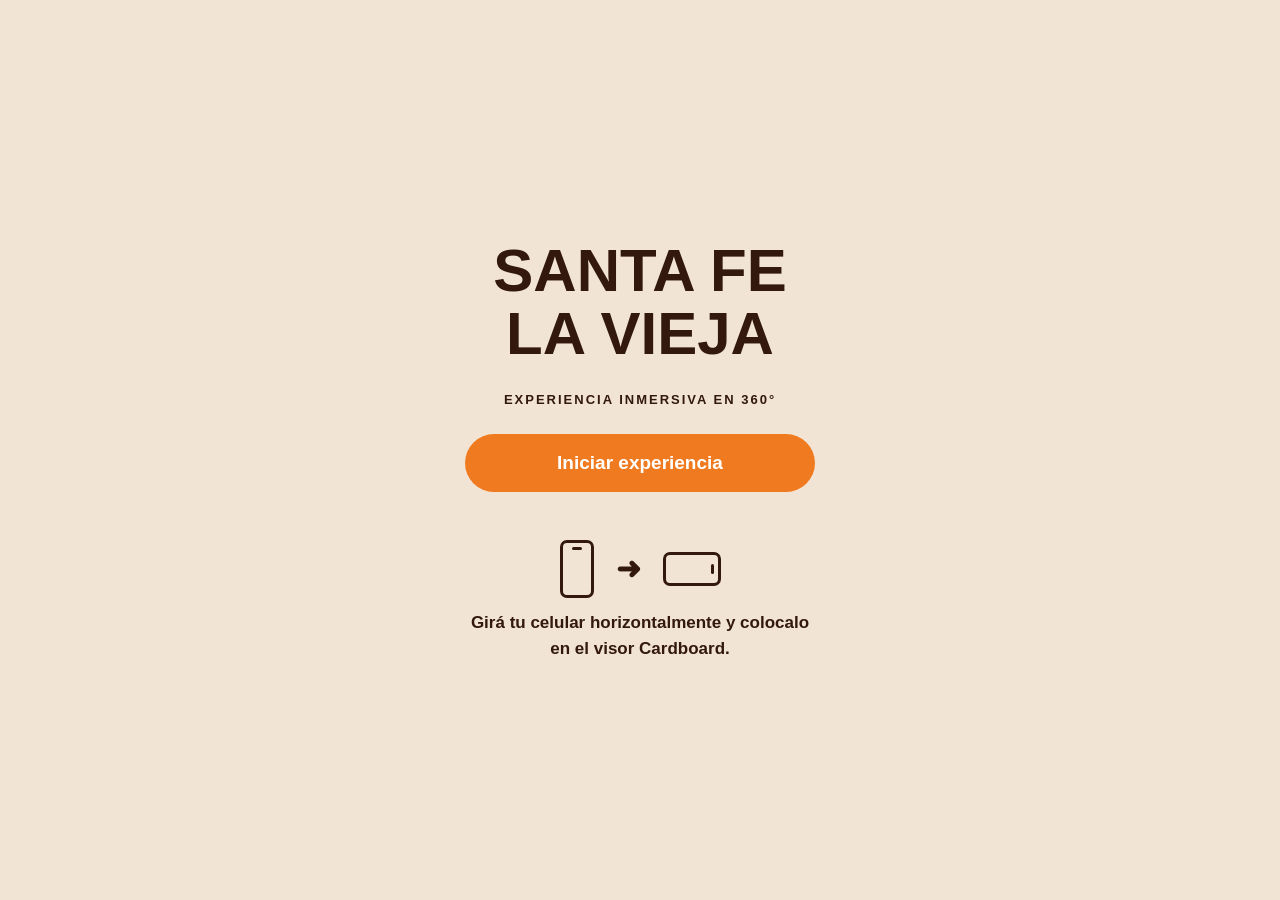
<file: index.html>
<!DOCTYPE html>
<html lang="es">
<head>
  <meta charset="UTF-8">
  <meta name="viewport" content="width=device-width, initial-scale=1.0">
  <title>Santa Fe la Vieja 360°</title>
  <meta http-equiv="refresh" content="0; url=app-files/">
</head>
<body>
  <p>Abriendo Santa Fe la Vieja 360°...</p>
  <a href="app-files/">Entrar al recorrido</a>
</body>
</html>
</file>
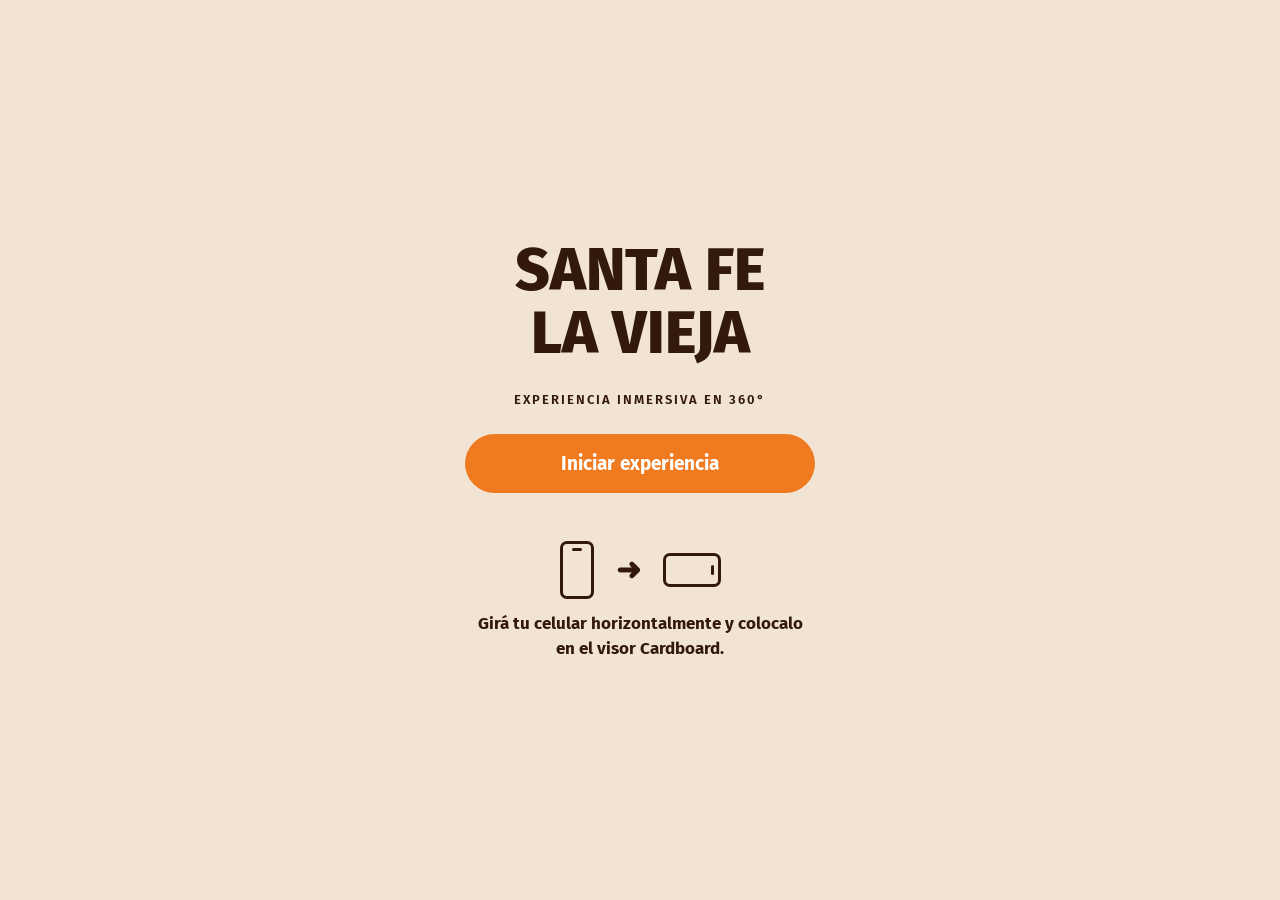
<file: app-files/index.html>
<!DOCTYPE html>
<html>
<head>
  
<meta name="apple-mobile-web-app-capable" content="yes">
<meta name="apple-mobile-web-app-status-bar-style" content="black">
<meta name="viewport" content="width=device-width, initial-scale=1, viewport-fit=cover">
<meta name="mobile-web-app-capable" content="yes">

<title>Project Title</title>
<meta charset="utf-8">
<meta name="viewport" content="target-densitydpi=device-dpi, width=device-width, initial-scale=1.0, maximum-scale=1.0, minimum-scale=1.0, user-scalable=no, minimal-ui" />
<style> @-ms-viewport { width: device-width; } </style>
<link rel="stylesheet" href="vendor/reset.min.css">
<link rel="stylesheet" href="style.css">
  <link rel="preconnect" href="https://fonts.googleapis.com">
<link rel="preconnect" href="https://fonts.gstatic.com" crossorigin>
<link href="https://fonts.googleapis.com/css2?family=Fira+Sans:wght@400;600;700;800&display=swap" rel="stylesheet">
</head>
<body class="single-scene ">


<div id="pano"></div>
<div id="panoDerecho"></div>

<!-- PANTALLA DE BIENVENIDA -->
<div id="pantallaInicio">
  <div class="bienvenidaContenido">

    <h1>SANTA FE<br>LA VIEJA</h1>

    <p class="bienvenidaSubtitulo">
      EXPERIENCIA INMERSIVA EN 360°
    </p>

    <button id="cardboardButton" type="button">
      Iniciar experiencia
    </button>

    <div class="bienvenidaInstruccion">
      <div class="iconoRotacion">
  <div class="celular vertical"><span></span></div>
  <div class="flechaGiro">➜</div>
  <div class="celular horizontal"><span></span></div>
</div>
      <p>
        Girá tu celular horizontalmente
        y colocalo en el visor Cardboard.
      </p>
    </div>

  </div>
</div>

<div id="sceneList">
  <ul class="scenes">

    
      <a href="javascript:void(0)" class="scene" data-id="0-ciudad_colonial_marzipano_4096x2048">
        <li class="text">ciudad_colonial_marzipano_4096x2048</li>
      </a>
    
  </ul>
</div>

<div id="titleBar">
  <h1 class="sceneName"></h1>
</div>

<a href="javascript:void(0)" id="autorotateToggle">
  <img class="icon off" src="img/play.png">
  <img class="icon on" src="img/pause.png">
</a>

<a href="javascript:void(0)" id="fullscreenToggle">
  <img class="icon off" src="img/fullscreen.png">
  <img class="icon on" src="img/windowed.png">
</a>

<a href="javascript:void(0)" id="sceneListToggle">
  <img class="icon off" src="img/expand.png">
  <img class="icon on" src="img/collapse.png">
</a>

<a href="javascript:void(0)" id="viewUp" class="viewControlButton viewControlButton-1">
  <img class="icon" src="img/up.png">
</a>
<a href="javascript:void(0)" id="viewDown" class="viewControlButton viewControlButton-2">
  <img class="icon" src="img/down.png">
</a>
<a href="javascript:void(0)" id="viewLeft" class="viewControlButton viewControlButton-3">
  <img class="icon" src="img/left.png">
</a>
<a href="javascript:void(0)" id="viewRight" class="viewControlButton viewControlButton-4">
  <img class="icon" src="img/right.png">
</a>
<a href="javascript:void(0)" id="viewIn" class="viewControlButton viewControlButton-5">
  <img class="icon" src="img/plus.png">
</a>
<a href="javascript:void(0)" id="viewOut" class="viewControlButton viewControlButton-6">
  <img class="icon" src="img/minus.png">
</a>

<script src="vendor/screenfull.min.js" ></script>
<script src="vendor/bowser.min.js" ></script>
<script src="vendor/marzipano.js" ></script>

<script src="data.js"></script>
<script src="index.js"></script>
<script src="cardboard.js"></script>
</body>
</html>
</file>
<file: app-files/style.css>
* {
  -webkit-box-sizing: border-box;
  -moz-box-sizing: border-box;
  box-sizing: border-box;
  -moz-user-select: none;
  -webkit-user-select: none;
  -ms-user-select: none;
  user-select: none;
  -ms-text-size-adjust: none;
  -moz-text-size-adjust: none;
  -webkit-text-size-adjust: none;
  text-size-adjust: none;
  -webkit-user-drag: none;
  -webkit-touch-callout: none;
  -ms-content-zooming: none;
  -webkit-tap-highlight-color: rgba(0,0,0,0);
}

html, body {
  width: 100%;
  height: 100%;
  padding: 0;
  margin: 0;
  overflow: hidden;
  font-family: "Helvetica Neue", Helvetica, Arial, sans-serif;
  font-size: 16px;
  background-color: #000;
  color: #fff;
}

a, a:hover, a:active, a:visited {
  text-decoration: none;
  color: inherit;
}

#pano {
  position: absolute;
  top: 0;
  left: 0;
  width: 100%;
  height: 100%;
  overflow: hidden;
}

#titleBar {
  position: absolute;
  top: 0;
  left: 0;
  right: 40px;
  height: 40px;
  text-align: center;
}

.mobile #titleBar {
  height: 50px;
  right: 50px;
}

/* If there is a fullscreen button the title bar must make space for it */
body.fullscreen-enabled #titleBar {
  right: 80px;
}

body.fullscreen-enabled.mobile #titleBar {
  right: 100px;
}

/* If there are multiple scenes the title bar must make space for the scene list toggle */
body.multiple-scenes #titleBar {
  left: 40px;
}

body.multiple-scenes.mobile #titleBar {
  left: 50px;
}

#titleBar .sceneName {
  width: 100%;
  height: 100%;
  line-height: 30px;
  padding: 5px;
  background-color: rgb(58,68,84);
  background-color: rgba(58,68,84,0.8);
  overflow: hidden;
  text-overflow: ellipsis;
  white-space: nowrap;

  -moz-user-select: text;
  -webkit-user-select: text;
  -ms-user-select: text;
  user-select: text;
}

.mobile #titleBar .sceneName {
  line-height: 40px;
}

#fullscreenToggle {
  display: none;
  position: absolute;
  top: 0;
  right: 0;
  width: 40px;
  height: 40px;
  padding: 5px;
  background-color: rgb(103,115,131);
  background-color: rgba(103,115,131,0.8);
}

.mobile #fullscreenToggle {
  width: 50px;
  height: 50px;
}

body.fullscreen-enabled #fullscreenToggle {
  display: block;
}

#fullscreenToggle .icon {
  position: absolute;
  top: 5px;
  right: 5px;
  width: 30px;
  height: 30px;
}

.mobile #fullscreenToggle .icon {
  top: 10px;
  right: 10px;
}

#fullscreenToggle .icon.on {
  display: none;
}

#fullscreenToggle .icon.off {
  display: block;
}

#fullscreenToggle.enabled .icon.on {
  display: block;
}

#fullscreenToggle.enabled .icon.off {
  display: none;
}

#autorotateToggle {
  display: block;
  position: absolute;
  top: 0;
  right: 0;
  width: 40px;
  height: 40px;
  padding: 5px;
  background-color: rgb(103,115,131);
  background-color: rgba(103,115,131,0.8);
}

.mobile #autorotateToggle {
  width: 50px;
  height: 50px;
}

/* If there is a fullscreen button, autorotate must placed a bit to the left */
body.fullscreen-enabled #autorotateToggle {
  right: 40px;
}

body.fullscreen-enabled.mobile #autorotateToggle {
  right: 50px;
}

#autorotateToggle .icon {
  position: absolute;
  top: 5px;
  right: 5px;
  width: 30px;
  height: 30px;
}

.mobile #autorotateToggle .icon {
  top: 10px;
  right: 10px;
}

#autorotateToggle .icon.on {
  display: none;
}

#autorotateToggle .icon.off {
  display: block;
}

#autorotateToggle.enabled .icon.on {
  display: block;
}

#autorotateToggle.enabled .icon.off {
  display: none;
}

#sceneListToggle {
  position: absolute;
  top: 0;
  left: 0;
  width: 40px;
  height: 40px;
  padding: 5px;
  background-color: rgb(103,115,131);
  background-color: rgba(103,115,131,0.8);
}

.mobile #sceneListToggle {
  width: 50px;
  height: 50px;
}

#sceneListToggle .text {
  position: absolute;
  top: 5px;
  left: 15px;
  width: 100%;
  line-height: 30px;
}

#sceneListToggle .icon {
  position: absolute;
  top: 5px;
  right: 5px;
  width: 30px;
  height: 30px;
}

.mobile #sceneListToggle .icon {
  top: 10px;
  right: 10px;
}

#sceneListToggle .icon.on {
  display: none;
}

#sceneListToggle .icon.off {
  display: block;
}

#sceneListToggle.enabled .icon.on {
  display: block;
}

#sceneListToggle.enabled .icon.off {
  display: none;
}

#sceneList {
  position: absolute;
  top: 0;
  left: -220px;
  padding-top: 40px;
  width: 220px;
  max-height: 100%;
  overflow-x: hidden;
  overflow-y: auto;
  margin-left: 0;
  -webkit-transition: margin-left 0.5s ease-in-out;
  transition: margin-left 0.5s ease-in-out;
}

.mobile #sceneList {
  padding-top: 50px;
}

#sceneList .scenes {
  width: 100%;
  background-color: rgb(58,68,84);
  background-color: rgba(58,68,84,0.8);
}

.mobile #sceneList {
  width: 100%;
  height: 100%;
  left: -100%;
}

.mobile #sceneList.enabled {
  margin-left: 100%;
}

.mobile #sceneList .scenes {
  height: 100%;
}

#sceneList.enabled {
  margin-left: 220px;
}

#sceneList .scene {
  display: block;
  width: 100%;
  height: 30px;
}

.mobile #sceneList .scene {
  height: 40px;
}

#sceneList .scene .text {
  width: 100%;
  height: 100%;
  padding: 0 15px;
  line-height: 30px;
  overflow: hidden;
  text-overflow: ellipsis;
  white-space: nowrap;
}

.mobile #sceneList .scene .text {
  line-height: 40px;
}

.no-touch #sceneList .scene:hover {
  background-color: rgb(103,115,131);
  background-color: rgba(103,115,131,0.8);
}

#sceneList .scene.current {
  background-color: rgb(103,115,131);
  background-color: rgba(103,115,131,0.8);
}

/* Hide scene list when only a single scene exists */
body.single-scene #sceneList, body.single-scene #sceneListToggle {
  display: none;
}

/* Link hotspot */

.link-hotspot {
  width: 60px;
  height: 60px;
  margin-left: -30px;
  margin-top: -30px;
  opacity: 0.9;
  -webkit-transition: opacity 0.2s;
  transition: opacity 0.2s;
}

.no-touch .link-hotspot:hover {
  opacity: 1;
}

.mobile .link-hotspot {
  width: 70px;
  height: 70px;
}

.link-hotspot-icon {
  width: 100%;
  height: 100%;
  cursor: pointer;
}

.link-hotspot-tooltip {
  position: absolute;
  left: 100%;
  top: 14px; /* ( 60 - (16 + 2*8) ) / 2 */

  margin-left: 3px;

  font-size: 16px;

  max-width: 300px;

  padding: 8px 10px;

  border-radius: 5px;

  background-color: rgb(58,68,84);
  background-color: rgba(58,68,84,0.8);

  color: #fff;

  white-space: nowrap;
  text-overflow: ellipsis;
  overflow: hidden;

  cursor: pointer;

  opacity: 0;

  -ms-transform: translateX(-8px);
  -webkit-transform: translateX(-8px);
  transform: translateX(-8px);

  -webkit-transition: -ms-transform 0.3s,
                      -webkit-transform 0.3s,
                      transform 0.3s,
                      opacity 0.3s;
  transition: -ms-transform 0.3s,
              -webkit-transform 0.3s,
              transform 0.3s,
              opacity 0.3s;
}

.mobile .link-hotspot {
  top: 19px; /* ( 70 - (16 + 2*8) ) / 2 */
}

.no-touch .link-hotspot:hover .link-hotspot-tooltip {
  opacity: 1;
  -ms-transform: translateX(0);
  -webkit-transform: translateX(0);
  transform: translateX(0);
}

/* Prevent tooltip from triggering */
.link-hotspot-tooltip {
  pointer-events: none;
}
.no-touch .link-hotspot:hover .link-hotspot-tooltip {
  pointer-events: all;
}

/* Fallback mode without pointer-events (IE8-10) */
.tooltip-fallback .link-hotspot-tooltip {
  display: none;
}
.no-touch .tooltip-fallback .link-hotspot:hover .link-hotspot-tooltip {
  display: block;
}

/* Info hotspot */

.info-hotspot {
  line-height: 1.2em;
  opacity: 0.9;
  -webkit-transition: opacity 0.2s 0.2s;
  transition: opacity 0.2s 0.2s;
}

.no-touch .info-hotspot:hover {
  opacity: 1;
  -webkit-transition: opacity 0.2s;
  transition: opacity 0.2s;
}

.info-hotspot.visible {
  opacity: 1;
}

.info-hotspot .info-hotspot-header {
  width: 40px;
  height: 40px;
  border-radius: 20px;
  background-color: rgb(103,115,131);
  cursor: pointer;
  -webkit-transition: width 0.3s ease-in-out 0.5s,
                      border-radius 0.3s ease-in-out 0.5s;
  transition: width 0.3s ease-in-out 0.5s,
              border-radius 0.3s ease-in-out 0.5s;
}

.mobile .info-hotspot .info-hotspot-header {
  width: 50px;
  height: 50px;
  border-radius: 25px;
}

.desktop.no-touch .info-hotspot .info-hotspot-header:hover {
  width: 260px;
  border-radius: 5px;
  -webkit-transition: width 0.3s ease-in-out,
                      border-radius 0.3s ease-in-out;
  transition: width 0.3s ease-in-out,
              border-radius 0.3s ease-in-out;
}

.desktop .info-hotspot.visible .info-hotspot-header,
.desktop.no-touch .info-hotspot.visible .info-hotspot-header:hover {
  width: 260px;
  border-radius: 5px;
  border-top-right-radius: 0;
  border-bottom-right-radius: 0;
  border-bottom-left-radius: 0;
  -webkit-transition: width 0.3s ease-in-out,
                      border-radius 0.3s ease-in-out;
  transition: width 0.3s ease-in-out,
              border-radius 0.3s ease-in-out;
}

.info-hotspot .info-hotspot-icon-wrapper {
  width: 40px;
  height: 40px;
}

.mobile .info-hotspot .info-hotspot-icon-wrapper {
  width: 50px;
  height: 50px;
}

.info-hotspot .info-hotspot-icon {
  width: 90%;
  height: 90%;
  margin: 5%;
}

.info-hotspot .info-hotspot-title-wrapper {
  position: absolute;
  left: 40px;
  top: 0;
  width: 0;
  height: 40px;
  padding: 0;
  overflow: hidden;
  -webkit-transition: width 0s 0.4s,
                      padding 0s 0.4s;
  transition: width 0s 0.4s,
              padding 0s 0.4s;
}

.desktop .info-hotspot.visible .info-hotspot-title-wrapper,
.desktop.no-touch .info-hotspot .info-hotspot-header:hover .info-hotspot-title-wrapper {
  width: 220px;
  padding: 0 5px;
  -webkit-transition: width 0s 0.4s,
                      padding 0s 0.4s;
  transition: width 0s 0.4s,
              padding 0s 0.4s;
}

.info-hotspot .info-hotspot-title-wrapper:before {
  content: '';
  display: inline-block;
  vertical-align: middle;
  height: 100%;
}

.info-hotspot .info-hotspot-title {
  display: inline-block;
  vertical-align: middle;

  -moz-user-select: text;
  -webkit-user-select: text;
  -ms-user-select: text;
  user-select: text;
}

.info-hotspot .info-hotspot-close-wrapper {
  position: absolute;
  left: 260px;
  top: 0;
  height: 40px;
  width: 40px;
  border-top-right-radius: 5px;
  background-color: rgb(78,88,104);
  visibility: hidden;
  -ms-transform: perspective(200px) rotateY(90deg);
  -webkit-transform: perspective(200px) rotateY(90deg);
  transform: perspective(200px) rotateY(90deg);
  -ms-transform-origin: 0 50% 0;
  -webkit-transform-origin: 0 50% 0;
  transform-origin: 0 50% 0;
  -webkit-transition: -ms-transform 0.3s 0.3s,
                      -webkit-transform 0.3s 0.3s,
                      transform 0.3s 0.3s,
                      visibility 0s 0.6s;
  transition: -ms-transform 0.3s 0.3s,
              -webkit-transform 0.3s 0.3s,
              transform 0.3s 0.3s,
              visibility 0s 0.6s;
}

.desktop .info-hotspot.visible .info-hotspot-close-wrapper {
  visibility: visible;
  -ms-transform: perspective(200px) rotateY(0deg);
  -webkit-transform: perspective(200px) rotateY(0deg);
  transform: perspective(200px) rotateY(0deg);
  -webkit-transition: -ms-transform 0.3s,
                      -webkit-transform 0.3s,
                      transform 0.3s,
                      visibility 0s 0s;
  transition: -ms-transform 0.3s,
              -webkit-transform 0.3s,
              transform 0.3s,
              visibility 0s 0s;
}

.info-hotspot .info-hotspot-close-icon {
  width: 70%;
  height: 70%;
  margin: 15%;
}

.info-hotspot .info-hotspot-text {
  position: absolute;
  width: 300px;
  height: auto;
  max-height: 200px;
  top: 40px;
  left: 0;
  padding: 10px;
  background-color: rgb(58,68,84);
  border-bottom-right-radius: 5px;
  border-bottom-left-radius: 5px;
  overflow-y: auto;
  visibility: hidden;
  /* rotate(90deg) causes transition flicker on Firefox 58 */
  -ms-transform: perspective(200px) rotateX(-89.999deg);
  -webkit-transform: perspective(200px) rotateX(-89.999deg);
  transform: perspective(200px) rotateX(-89.999deg);
  -ms-transform-origin: 50% 0 0;
  -webkit-transform-origin: 50% 0 0;
  transform-origin: 50% 0 0;
  -webkit-transition: -ms-transform 0.3s,
                      -webkit-transform 0.3s,
                      transform 0.3s,
                      visibility 0s 0.3s;
  transition: -ms-transform 0.3s,
              -webkit-transform 0.3s,
              transform 0.3s,
              visibility 0s 0.3s;

  -moz-user-select: text;
  -webkit-user-select: text;
  -ms-user-select: text;
  user-select: text;
}

.desktop .info-hotspot.visible .info-hotspot-text {
  visibility: visible;
  -ms-transform: perspective(200px) rotateX(0deg);
  -webkit-transform: perspective(200px) rotateX(0deg);
  transform: perspective(200px) rotateX(0deg);
  -webkit-transition: -ms-transform 0.3s 0.3s,
                      -webkit-transform 0.3s 0.3s,
                      transform 0.3s 0.3s,
                      visibility 0s 0s;
  transition: -ms-transform 0.3s 0.3s,
              -webkit-transform 0.3s 0.3s,
              transform 0.3s 0.3s,
              visibility 0s 0s;
}

/* Info hotspot modal */

.desktop .info-hotspot-modal {
  display: none;
}

.info-hotspot-modal {
  top: 0;
  left: 0;
  position: absolute;
  width: 100%;
  height: 100%;
  overflow: hidden;
  z-index: 11000 !important;
  background-color: rgba(0,0,0,.5);
  line-height: 1.2em;
  opacity: 0;
  visibility: hidden;
  -webkit-transition: opacity 0.2s ease-in-out 0.5s,
                      visibility 0s 0.7s;
  transition: opacity 0.2s ease-in-out 0.5s,
              visibility 0s 0.7s;
}

.info-hotspot-modal.visible {
  opacity: 1;
  visibility: visible;
  -webkit-transition: opacity 0.2s ease-in-out,
                      visibility 0s 0s;
  transition: opacity 0.2s ease-in-out,
              visibility 0s 0s;
}

.info-hotspot-modal .info-hotspot-header {
  position: absolute;
  top: 60px;
  left: 10px;
  right: 10px;
  width: auto;
  height: 50px;
  background-color: rgb(103,115,131);
  background-color: rgba(103,115,131,0.8);
  opacity: 0;
  -webkit-transition: opacity 0.3s ease-in-out 0.2s;
  transition: opacity 0.3s ease-in-out 0.2s;
}

.info-hotspot-modal.visible .info-hotspot-header {
  opacity: 1;
  -webkit-transition: opacity 0.3s ease-in-out 0.2s;
  transition: opacity 0.3s ease-in-out 0.2s;
}

.info-hotspot-modal .info-hotspot-icon-wrapper {
  width: 50px;
  height: 50px;
}

.info-hotspot-modal .info-hotspot-icon {
  width: 90%;
  height: 90%;
  margin: 5%;
}

.info-hotspot-modal .info-hotspot-title-wrapper {
  position: absolute;
  top: 0;
  left: 50px;
  right: 50px;
  width: auto;
  height: 50px;
  padding: 0 10px;
}

.info-hotspot-modal .info-hotspot-title-wrapper:before {
  content: '';
  display: inline-block;
  vertical-align: middle;
  height: 100%;
}

.info-hotspot-modal .info-hotspot-title {
  display: inline-block;
  vertical-align: middle;

  -moz-user-select: text;
  -webkit-user-select: text;
  -ms-user-select: text;
  user-select: text;
}

.info-hotspot-modal .info-hotspot-close-wrapper {
  position: absolute;
  top: 0;
  right: 0;
  width: 50px;
  height: 50px;
  background-color: rgb(78,88,104);
  background-color: rgba(78,88,104,0.8);
  cursor: pointer;
}

.info-hotspot-modal .info-hotspot-close-icon {
  width: 70%;
  height: 70%;
  margin: 15%;
}

.info-hotspot-modal .info-hotspot-text {
  position: absolute;
  top: 110px;
  bottom: 10px;
  left: 10px;
  right: 10px;
  padding: 10px;
  background-color: rgb(58,68,84);
  background-color: rgba(58,68,84,0.8);
  overflow-y: auto;
  opacity: 0;
  -webkit-transition: opacity 0.3s ease-in-out;
  transition: opacity 0.3s ease-in-out;

  -moz-user-select: text;
  -webkit-user-select: text;
  -ms-user-select: text;
  user-select: text;
}

.info-hotspot-modal.visible .info-hotspot-text {
  opacity: 1;
  -webkit-transition: opacity 0.3s ease-in-out 0.4s;
  transition: opacity 0.3s ease-in-out 0.4s;
}

/* View control buttons */

.viewControlButton {
  display: none;
  position: absolute;
  bottom: 0;
  left: 50%;
  width: 40px;
  height: 40px;
  padding: 5px;
  background-color: rgb(103,115,131);
  background-color: rgba(103,115,131,0.8);
}

body.view-control-buttons .viewControlButton {
  display: block;
}

/* Hide controls when width is too small */
@media (max-width: 600px) {
  body.view-control-buttons .viewControlButton {
    display: none;
  }
}

.viewControlButton .icon {
  position: absolute;
  top: 5px;
  right: 5px;
  width: 30px;
  height: 30px;
}

/* Center is at margin-left: -20px */
.viewControlButton-1 {
  margin-left: -145px;
}
.viewControlButton-2 {
  margin-left: -95px;
}
.viewControlButton-3 {
  margin-left: -45px;
}
.viewControlButton-4 {
  margin-left: 5px;
}
.viewControlButton-5 {
  margin-left: 55px;
}
.viewControlButton-6 {
  margin-left: 105px;
}

/* BOTÓN CARDBOARD */

#cardboardButton {
  position: fixed;
  bottom: 25px;
  left: 50%;
  transform: translateX(-50%);
  z-index: 9999;
  padding: 14px 22px;
  background: #f6bc98;
  color: #000;
  border: none;
  border-radius: 12px;
  font-size: 18px;
  cursor: pointer;
}

/* VISOR DERECHO OCULTO EN MODO NORMAL */

#panoDerecho {
  display: none;
}

/* PANTALLA DIVIDIDA EN CARDBOARD */

body.cardboard-mode #pano,
body.cardboard-mode #panoDerecho {
  display: block !important;
  position: fixed !important;
  top: 0 !important;
  width: 50vw !important;
  height: 100vh !important;
  height: 100dvh !important;
  overflow: hidden !important;
}

body.cardboard-mode #pano {
  left: 0 !important;
}

body.cardboard-mode #panoDerecho {
  left: 50% !important;
  z-index: 1;
}

/* OCULTAR CONTROLES EN CARDBOARD */

body.cardboard-mode #cardboardButton,
body.cardboard-mode #titleBar,
body.cardboard-mode #autorotateToggle,
body.cardboard-mode #sceneListToggle,
body.cardboard-mode #sceneList,
body.cardboard-mode .viewControlButton {
  display: none !important;
}

/* =====================================
   ADAPTACIÓN A CELULARES
   SANTA FE LA VIEJA 360
   ===================================== */

/* Solo dispositivos táctiles de pantalla pequeña */
@media (hover: none) and (pointer: coarse)
       and (max-width: 950px) {

  /* Personajes y carteles del panorama */
  #pano img[src*="personajes/"],
  #panoDerecho img[src*="personajes/"] {
    max-width: clamp(110px, 28vw, 180px) !important;
    height: auto !important;
  }
}

/* CARDBOARD: dos mitades de pantalla */
body.cardboard-mode #pano img[src*="personajes/"],
body.cardboard-mode #panoDerecho img[src*="personajes/"] {
  max-width: clamp(90px, 17vw, 145px) !important;
  height: auto !important;
}


/* OCULTAR TÍTULO */

.sceneName {
  display: none !important;
}

/* PANTALLA DE BIENVENIDA */

#pantallaInicio {
  position: fixed;
  inset: 0;
  z-index: 99999;
  background: #f2e4d5;
  display: flex;
  align-items: center;
  justify-content: center;
  overflow-y: auto;
  padding: 24px;
  box-sizing: border-box;
  font-family: "Fira Sans", sans-serif;
}

.bienvenidaContenido {
  width: 100%;
  max-width: 430px;
  display: flex;
  flex-direction: column;
  align-items: center;
  text-align: center;
  gap: 28px;
}

.bienvenidaContenido h1 {
  margin: 0;
  font-size: clamp(38px, 11vw, 60px);
  line-height: 1.05;
  font-weight: 800;
  color: #32180d;
}

.bienvenidaSubtitulo {
  margin: 0;
  font-size: 13px;
  letter-spacing: 2px;
  font-weight: 600;
  color: #32180d;
}

#pantallaInicio #cardboardButton {
  position: static !important;
  display: block;
  transform: none !important;
  width: 100%;
  max-width: 350px;
  padding: 18px;
  border: none;
  border-radius: 40px;
  background: #EF7A1F;
  color: white;
  font-family: "Fira Sans", sans-serif;
  font-size: 19px;
  font-weight: 700;
  cursor: pointer;
}

.bienvenidaInstruccion {
  color: #32180d;
  font-size: 17px;
  font-weight: 700;
  line-height: 1.5;
  margin-top: 8px;
  max-width: 340px;
}
.bienvenidaInstruccion p {
  margin: 4px 0 0;
}

/* PICTOGRAMA CELULAR VERTICAL A HORIZONTAL */

#pantallaInicio .iconoRotacion {
  display: flex;
  align-items: center;
  justify-content: center;
  gap: 22px;
  margin: 12px 0;
  color: #32180d;
}

#pantallaInicio .iconoRotacion .celular {
  display: block;
  flex-shrink: 0;
  position: relative;
  box-sizing: border-box;
  border: 3px solid #32180d;
  border-radius: 7px;
  background: transparent;
  min-width: 0;
  min-height: 0;
}

#pantallaInicio .iconoRotacion .celular.vertical {
  width: 34px;
  height: 58px;
}

#pantallaInicio .iconoRotacion .celular.horizontal {
  width: 58px;
  height: 34px;
}

#pantallaInicio .iconoRotacion .celular span {
  display: block;
  position: absolute;
  background: #32180d;
  border-radius: 3px;
}

#pantallaInicio .iconoRotacion .celular.vertical span {
  width: 10px;
  height: 3px;
  top: 4px;
  left: 50%;
  transform: translateX(-50%);
}

#pantallaInicio .iconoRotacion .celular.horizontal span {
  width: 3px;
  height: 10px;
  right: 4px;
  top: 50%;
  transform: translateY(-50%);
}

#pantallaInicio .iconoRotacion .flechaGiro {
  font-size: 30px;
  font-weight: 700;
  line-height: 1;
}
/* OCULTAR BIENVENIDA AL ACTIVAR CARDBOARD */

body.cardboard-mode #pantallaInicio {
  display: none !important;
}

/* ADAPTACIÓN A CELULARES PEQUEÑOS */

@media (max-height: 650px) {
  .bienvenidaContenido {
    gap: 14px;
  }
}
</file>
